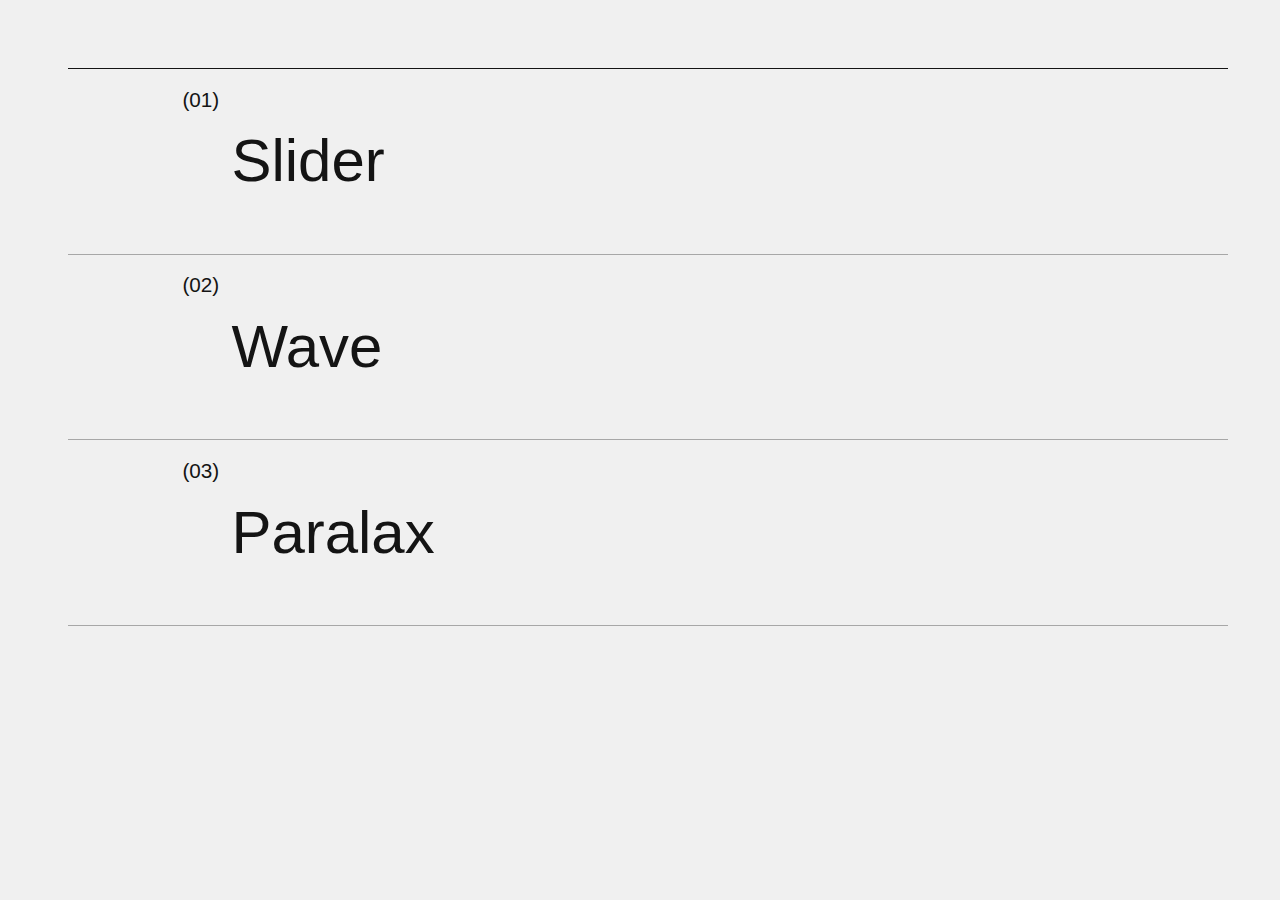
<file: index.html>
<!DOCTYPE html>
<html lang="en">
  <head>
    <meta charset="UTF-8" />
    <meta name="viewport" content="width=device-width, initial-scale=1.0" />
    <title>Home</title>
    <link
      rel="stylesheet"
      href="https://cdnjs.cloudflare.com/ajax/libs/modern-normalize/1.1.0/modern-normalize.min.css"
      integrity="sha512-wpPYUAdjBVSE4KJnH1VR1HeZfpl1ub8YT/NKx4PuQ5NmX2tKuGu6U/JRp5y+Y8XG2tV+wKQpNHVUX03MfMFn9Q=="
      crossorigin="anonymous"
      referrerpolicy="no-referrer"
    />
    <link
      rel="stylesheet"
      href="https://cdn.jsdelivr.net/npm/swiper@11/swiper-bundle.min.css"
    />
    <link rel="stylesheet" href="css/style.css" />
  </head>
  <body>
    <div class="magic-list">
      <a href="/slider.html" class="magic-list__item">
        <div class="magic-list__header">Slider</div>
        <div class="cursor">
          <div
            class="cursor__image"
            style="background-image: url(/img/menu/slider.png)"
          ></div>
        </div>
      </a>

      <a href="#" class="magic-list__item">
        <div class="magic-list__header">Wave</div>
        <div class="cursor">
          <div
            class="cursor__image"
            style="background-image: url(/img/menu/1.jpg)"
          ></div>
        </div>
      </a>

      <a href="#" class="magic-list__item">
        <div class="magic-list__header">Paralax</div>
        <div class="cursor">
          <div
            class="cursor__image"
            style="background-image: url(/img/menu/1.jpg)"
          ></div>
        </div>
      </a>

    <script src="/script/menu/menu.js" defer></script>
  </body>
</html>
</file>
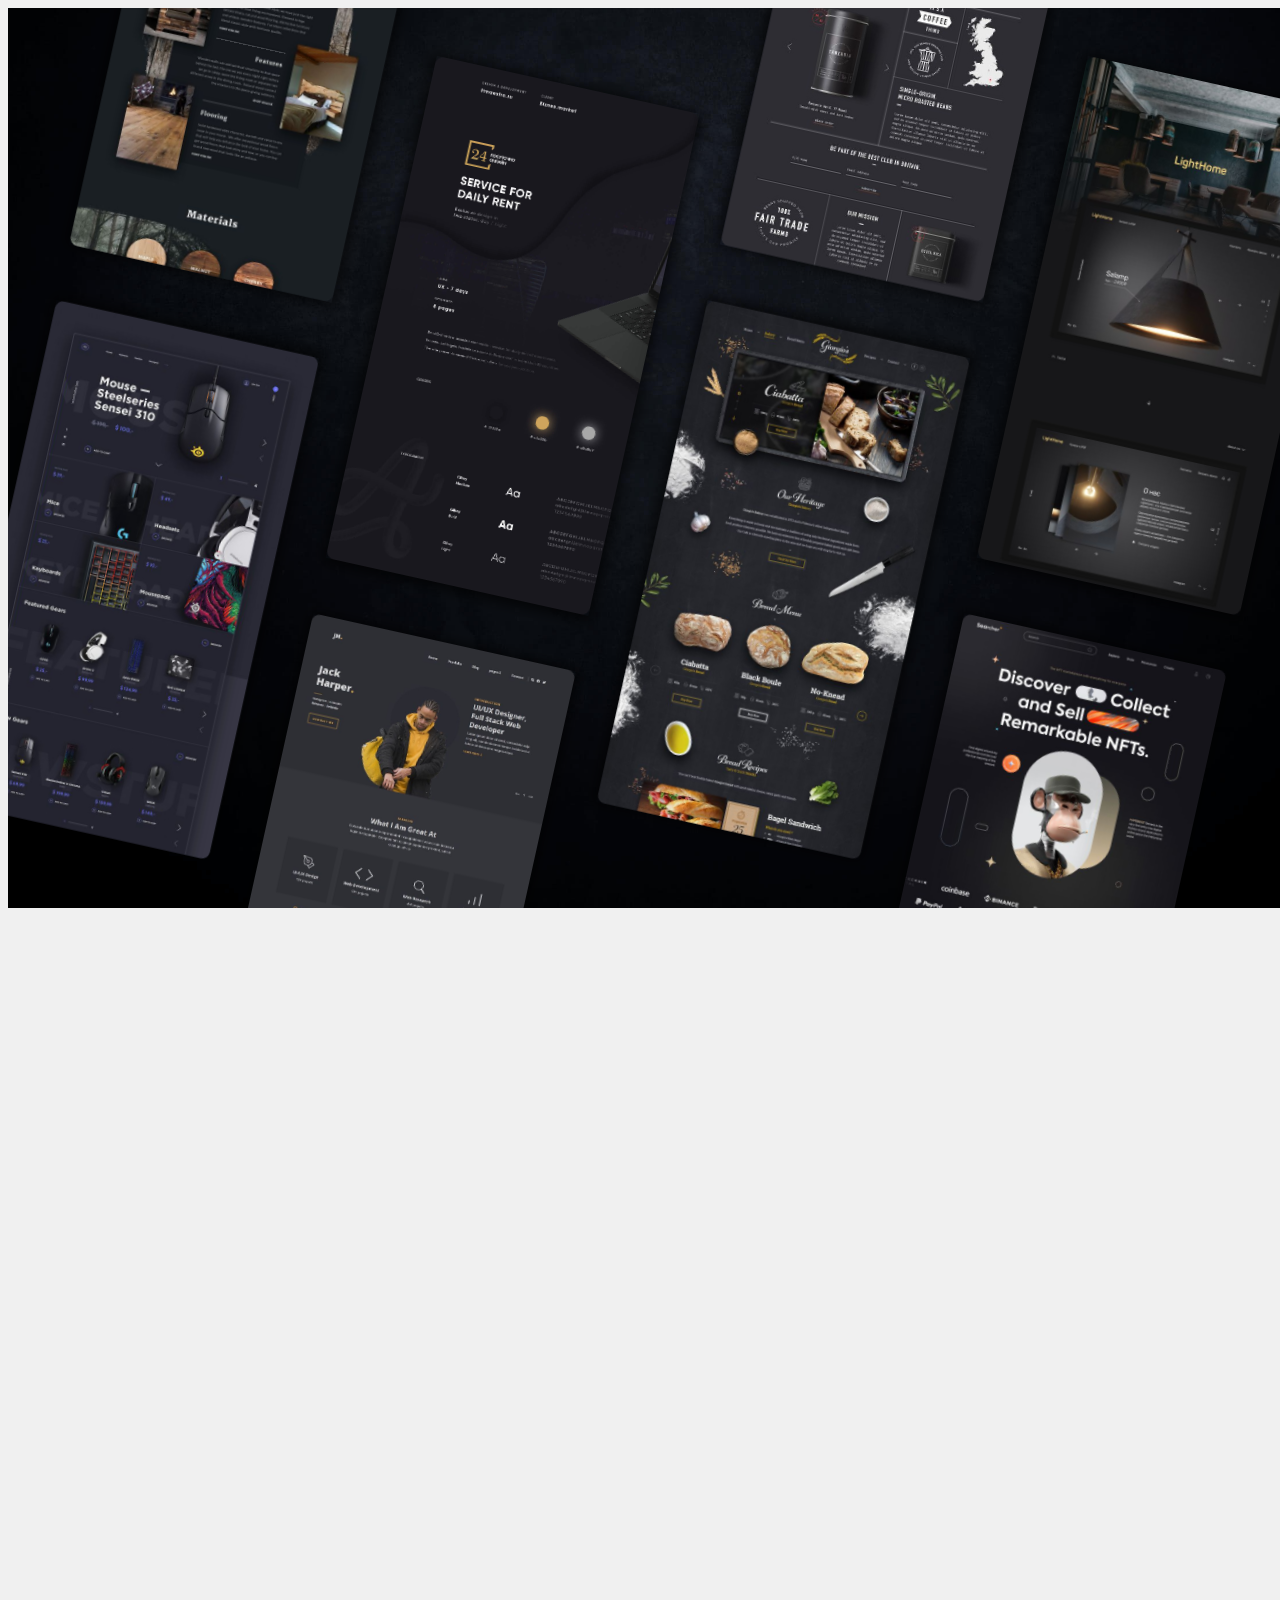
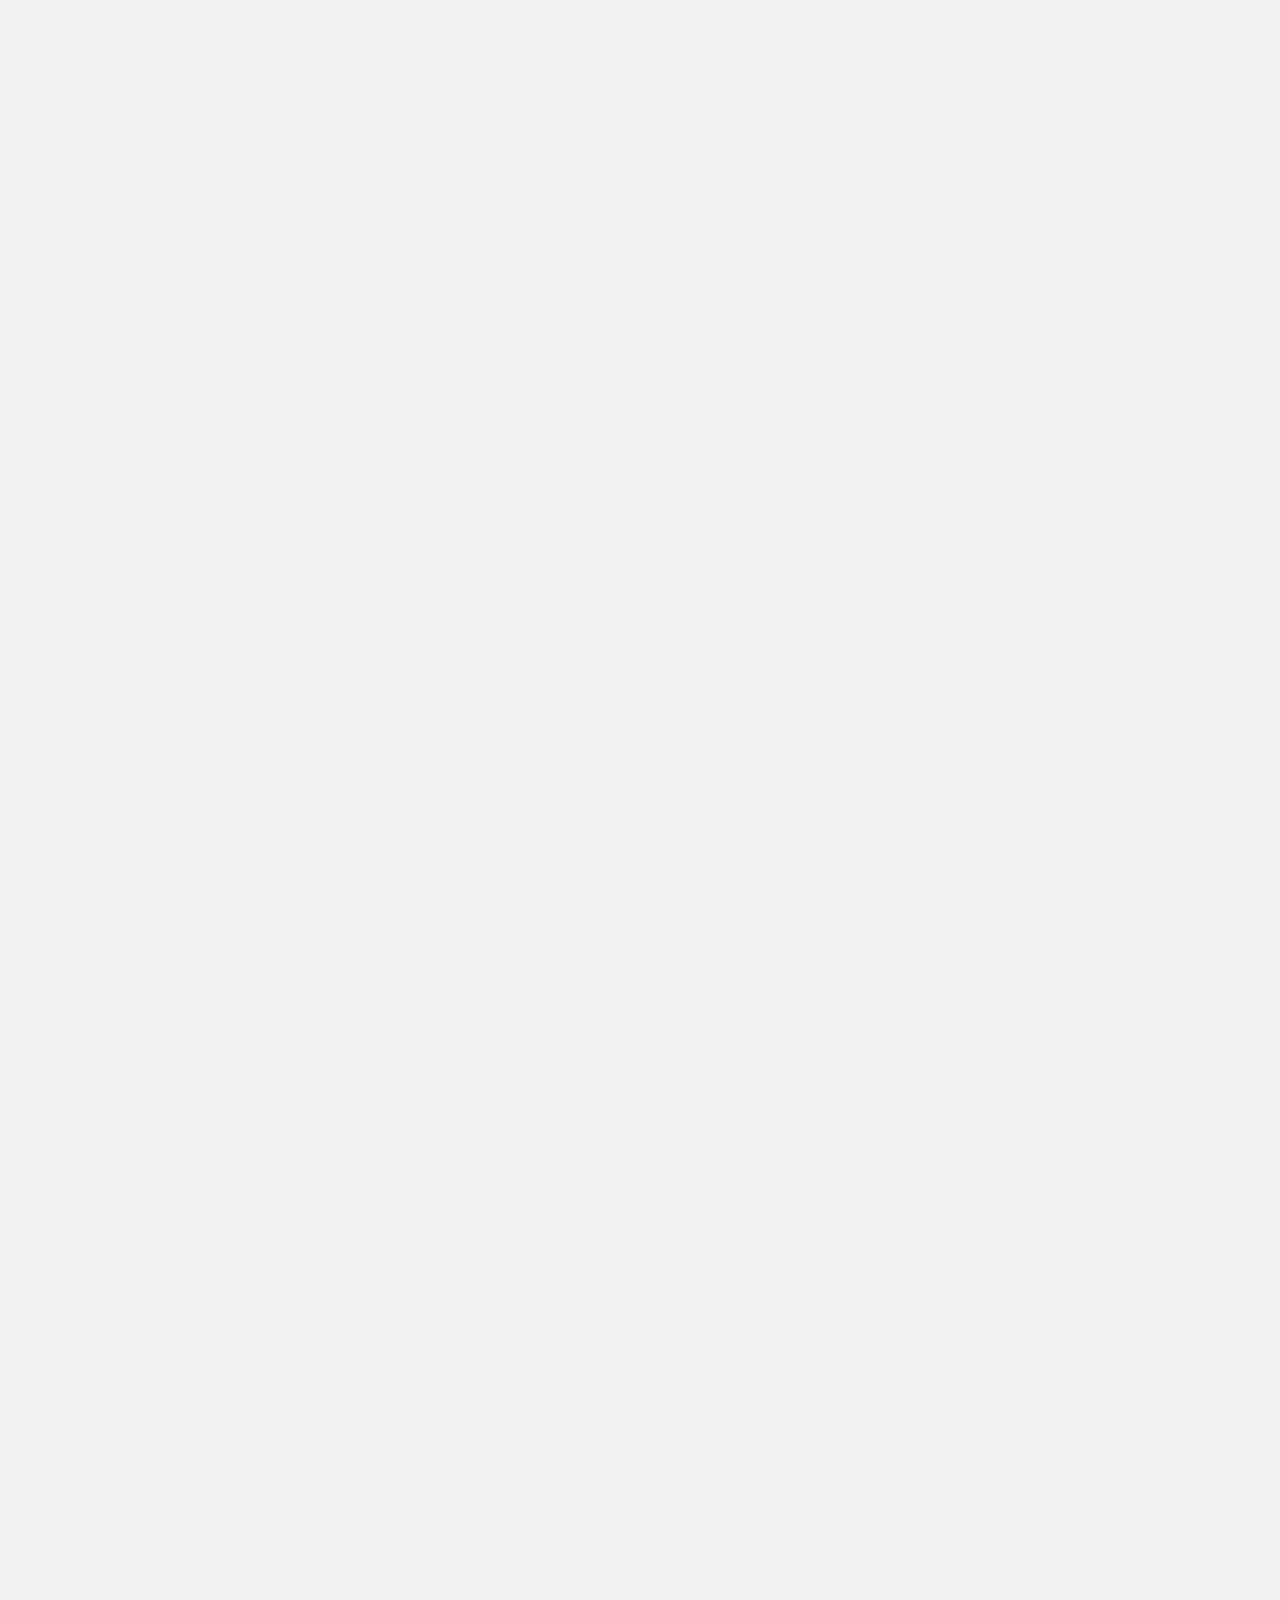
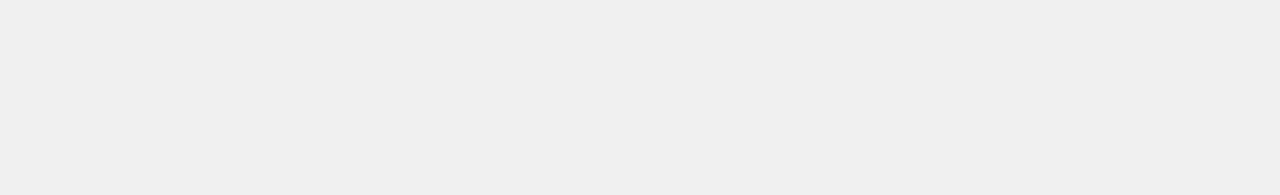
<file: slider.html>
<!DOCTYPE html>
<html lang="en">
  <head>
    <meta charset="UTF-8" />
    <meta name="viewport" content="width=device-width, initial-scale=1.0" />
    <title>Paralax</title>
    <link
      rel="stylesheet"
      href="https://cdnjs.cloudflare.com/ajax/libs/modern-normalize/1.1.0/modern-normalize.min.css"
      integrity="sha512-wpPYUAdjBVSE4KJnH1VR1HeZfpl1ub8YT/NKx4PuQ5NmX2tKuGu6U/JRp5y+Y8XG2tV+wKQpNHVUX03MfMFn9Q=="
      crossorigin="anonymous"
      referrerpolicy="no-referrer"
    />
    <link
      rel="stylesheet"
      href="https://cdn.jsdelivr.net/npm/swiper@11/swiper-bundle.min.css"
    />
    <link rel="stylesheet" href="/css/slider.css" />
  </head>
  <body>
    <div class="main-wrapper">
      <div class="swiper slider slider1">
        <div class="swiper-wrapper slider__wrapper">
          <div class="swiper-slide slider__item">
            <div
              class="slider__img"
              style="background-image: url(/img/slider/1.jpg)"
            ></div>
          </div>
          <div class="swiper-slide slider__item">
            <div
              class="slider__img"
              style="background-image: url(/img/slider/2.jpg)"
            ></div>
          </div>
          <div class="swiper-slide slider__item">
            <div
              class="slider__img"
              style="background-image: url(/img/slider/3.jpg)"
            ></div>
          </div>
          <div class="swiper-slide slider__item">
            <div
              class="slider__img"
              style="background-image: url(/img/slider/4.jpg)"
            ></div>
          </div>
          <div class="swiper-slide slider__item">
            <div
              class="slider__img"
              style="background-image: url(/img/slider/5.jpg)"
            ></div>
          </div>
          <div class="swiper-slide slider__item">
            <div
              class="slider__img"
              style="background-image: url(/img/slider/6.jpg)"
            ></div>
          </div>
        </div>
      </div>

      <div class="swiper slider slider2">
        <div class="swiper-wrapper slider__wrapper">
          <div class="swiper-slide slider__item">
            <div
              class="slider__img"
              style="background-image: url(/img/slider/7.jpg)"
            ></div>
          </div>
          <div class="swiper-slide slider__item">
            <div
              class="slider__img"
              style="background-image: url(/img/slider/8.jpg)"
            ></div>
          </div>
          <div class="swiper-slide slider__item">
            <div
              class="slider__img"
              style="background-image: url(/img/slider/9.jpg)"
            ></div>
          </div>
          <div class="swiper-slide slider__item">
            <div
              class="slider__img"
              style="background-image: url(/img/slider/10.jpg)"
            ></div>
          </div>
          <div class="swiper-slide slider__item">
            <div
              class="slider__img"
              style="background-image: url(/img/slider/11.jpg)"
            ></div>
          </div>
          <div class="swiper-slide slider__item">
            <div
              class="slider__img"
              style="background-image: url(/img/slider/12.jpg)"
            ></div>
          </div>
        </div>
      </div>

      <div class="swiper slider slider3">
        <div class="swiper-wrapper slider__wrapper">
          <div class="swiper-slide slider__item">
            <div
              class="slider__img"
              style="background-image: url(/img/slider/13.jpg)"
            ></div>
          </div>
          <div class="swiper-slide slider__item">
            <div
              class="slider__img"
              style="background-image: url(/img/slider/14.jpg)"
            ></div>
          </div>
          <div class="swiper-slide slider__item">
            <div
              class="slider__img"
              style="background-image: url(/img/slider/15.jpg)"
            ></div>
          </div>
          <div class="swiper-slide slider__item">
            <div
              class="slider__img"
              style="background-image: url(/img/slider/16.jpg)"
            ></div>
          </div>
          <div class="swiper-slide slider__item">
            <div
              class="slider__img"
              style="background-image: url(/img/slider/17.jpg)"
            ></div>
          </div>
          <div class="swiper-slide slider__item">
            <div
              class="slider__img"
              style="background-image: url(/img/slider/18.jpg)"
            ></div>
          </div>
        </div>
      </div>

      <div class="swiper slider slider4">
        <div class="swiper-wrapper slider__wrapper">
          <div class="swiper-slide slider__item">
            <div
              class="slider__img"
              style="background-image: url(/img/slider/19.jpg)"
            ></div>
          </div>
          <div class="swiper-slide slider__item">
            <div
              class="slider__img"
              style="background-image: url(/img/slider/20.jpg)"
            ></div>
          </div>
          <div class="swiper-slide slider__item">
            <div
              class="slider__img"
              style="background-image: url(/img/slider/21.jpg)"
            ></div>
          </div>
          <div class="swiper-slide slider__item">
            <div
              class="slider__img"
              style="background-image: url(/img/slider/22.jpg)"
            ></div>
          </div>
          <div class="swiper-slide slider__item">
            <div
              class="slider__img"
              style="background-image: url(/img/slider/23.jpg)"
            ></div>
          </div>
          <div class="swiper-slide slider__item">
            <div
              class="slider__img"
              style="background-image: url(/img/slider/24.jpg)"
            ></div>
          </div>
        </div>
      </div>
    </div>
    <script src="https://cdn.jsdelivr.net/npm/swiper@11/swiper-bundle.min.js"></script>
    <script src="/script/slider/bindSwipers.js"></script>
    <script src="/script/slider/script.js"></script>
  </body>
</html>
</file>
<file: css/style.css>
:root {
  --index: calc(1vw + 1vh);
  --transition: 2.5s cubic-bezier(0.46, 0.32, 0.13, 0.71);
  --black: #141414;
  --transition-menu: 1.25s cubic-bezier(0.46, 0.32, 0.13, 0.71);
}

@font-face {
  font-family: Arsenal, sans-serif;
  src: url(/fonts/arsenal-regular.woff2);
}

body {
  width: 100%;
  height: 100%;
  overflow: hidden;
  background-color: #f0f0f0;
}

.magic-list {
  font-family: Arsenal, sans-serif;
  font-size: calc(var(--index) * 2.75);
  padding: calc(var(--index) * 2.75);
}

.magic-list__item {
  cursor: none;
  color: var(--black);
  display: block;
  text-decoration: none;
  line-height: 0.9;
  padding: calc(var(--index) * 3) calc(var(--index) * 7.5);
  border-bottom: 1px solid rgba(0, 0, 0, 0.3);
  counter-increment: my-counter;
}

.magic-list__item:first-child {
  border-top: 1px solid var(--black);
}

.magic-list__header {
  width: min-content;
  transition: transform var(--transition-menu);
}

.magic-list__item::before {
  content: "(0" counter(my-counter) ")";
  position: absolute;
  font-size: calc(var(--index) * 0.95);
  margin-left: calc(var(--index) * -2.25);
  margin-top: calc(var(--index) * -2);
  letter-spacing: 0.5;
  transition: transform var(--transition-menu);
}

.magic-list__item:hover .magic-list__header,
.magic-list__item:hover::before {
  transform: translate3d(calc(var(--index) * -5), 0, 0);
}

.cursor {
  --width: calc(var(--index) * 22);
  --height: calc(var(--index) * 14);
  position: fixed;
  width: var(--width);
  height: 0;
  top: calc(var(--height) * -0.5);
  left: calc(var(--width) * -0.5);
  overflow: hidden;
  transform: translate3d(var(--move-x), var(--move-y), 0);
  transition: transform 600ms linear, height 600ms linear;
  z-index: -1;
  will-change: transform;
  border-radius: 8px;
}

.cursor__image {
  position: relative;
  width: calc(var(--width) * 2);
  height: calc(var(--height) * 2);
  top: calc(var(--height) * -0.4);
  left: calc(var(--width) * -0.25);
  background-size: cover;
  background-position: center;
  transform: translate3d(calc(var(--move-x) / -5), calc(var(--move-y) / -5), 0),
    scale(1.5);
  transition: transform transform 600ms linear;
}

.magic-list__item:hover .cursor {
  height: var(--height);
}

.magic-list__item:hover .cursor__image {
  transform: translate3d(calc(var(--move-x) / -5), calc(var(--move-y) / -5), 0),
    scale(1);
}
</file>
<file: css/slider.css>
:root {
  --index: calc(1vw + 1vh);
  --transition: 2.5s cubic-bezier(0.46, 0.32, 0.13, 0.71);
  --black: #141414;
  --transition-menu: 1.25s cubic-bezier(0.46, 0.32, 0.13, 0.71);
}

@font-face {
  font-family: Arsenal, sans-serif;
  src: url(/fonts/arsenal-regular.woff2);
}

html,
body {
  width: 100%;
  height: 100%;
  overflow: hidden;
  background-color: #f0f0f0;
}

.main-wrapper {
  height: 100%;
  display: flex;
  gap: var(--index);
  background-image: url(../img/bg.jpg);
  background-position: center;
  background-repeat: no-repeat;
  background-size: cover;
}

.slider {
  transform: rotate(12.5deg);
  overflow: visible;
}

.slider:nth-child(odd) {
  transform: rotate(192.5deg);
}

.slider .slider__wrapper {
  transition: transform (--transition) !important;
  will-change: transform;
}

.slider__item {
  width: 21vw;
  margin-bottom: calc(var(--index) * 2.6);
  cursor: pointer;
  transition: transform 1000ms cubic-bezier(0.46, 0.32, 0.13, 0.71);
  box-shadow: 0px 2px 13px 3px rgba(0, 0, 0, 0.75);
}

.slider__item:hover {
  transform: scale(1.03);
}

.slider__img {
  width: 100%;
  height: 100%;
  background-size: cover;
  border-radius: 8px;
}

.slider:nth-child(odd) .slider__img {
  transform: rotate(180deg);
}
</file>
